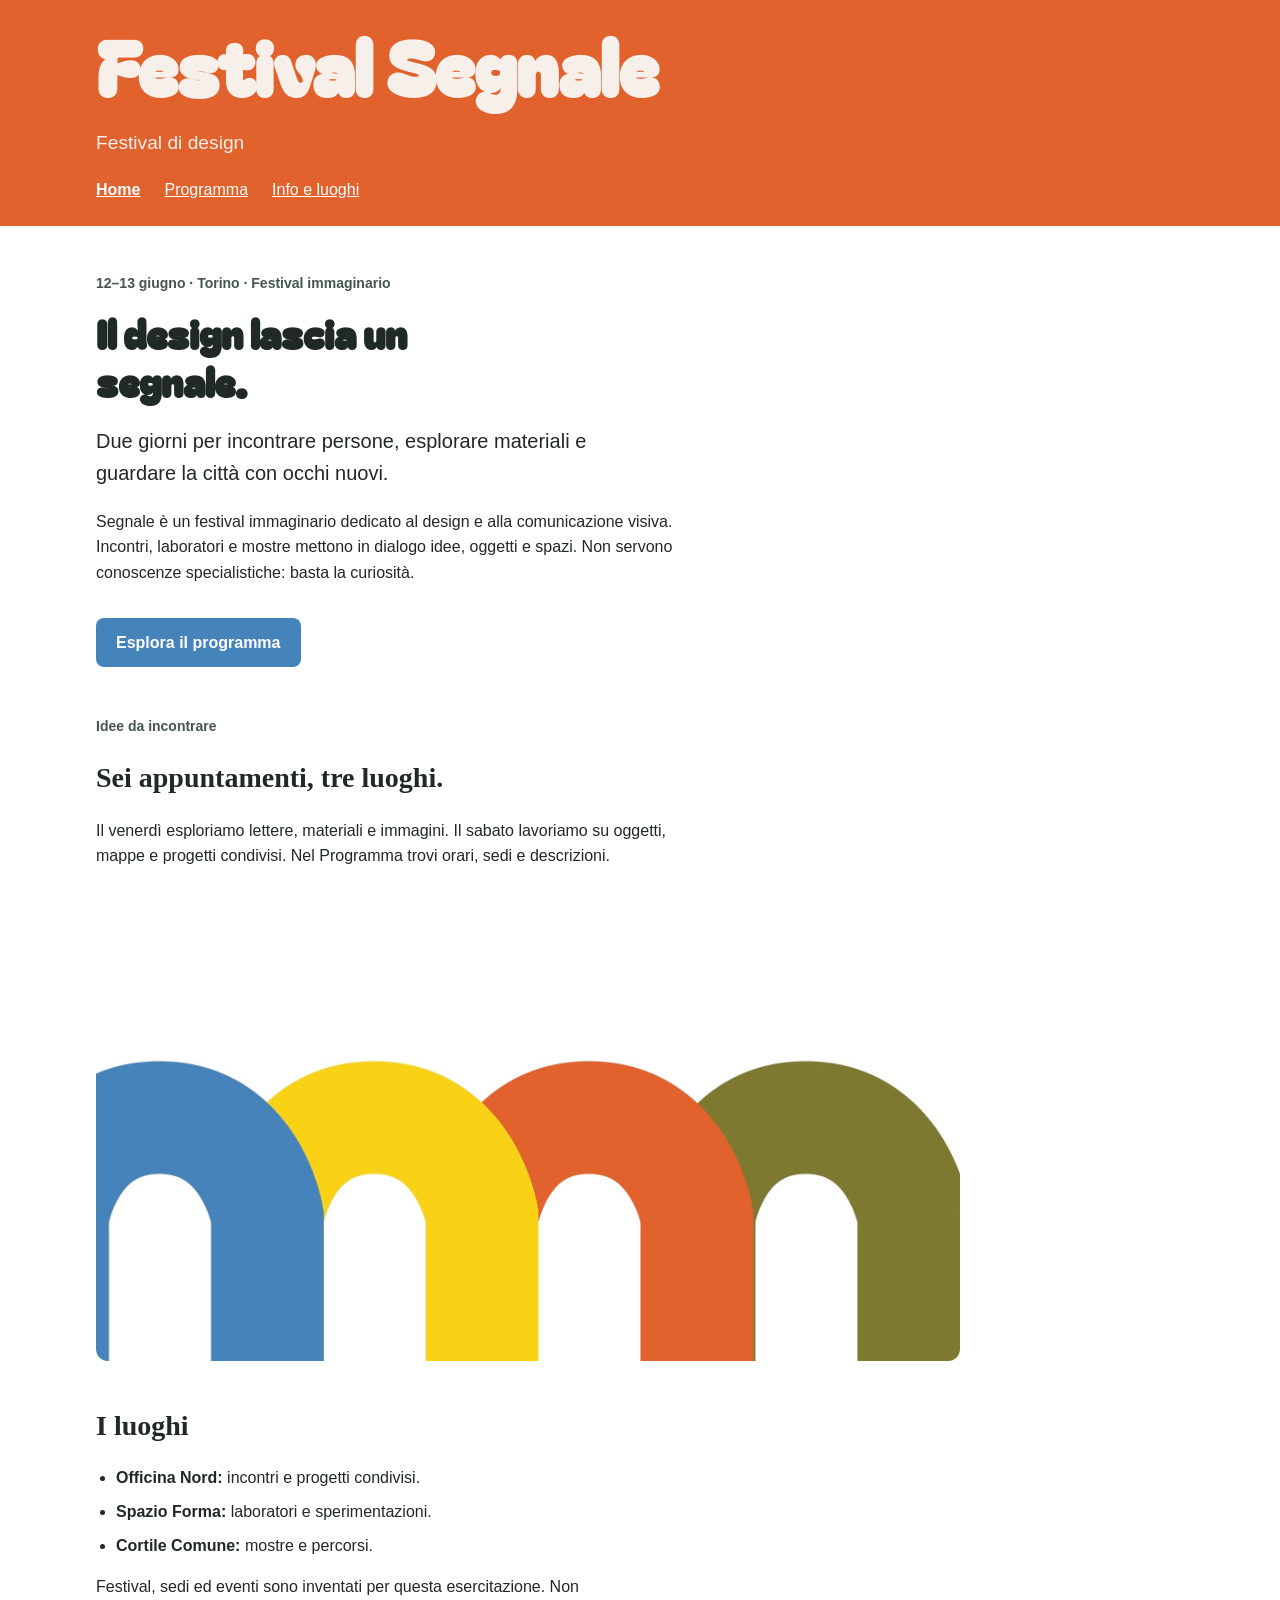
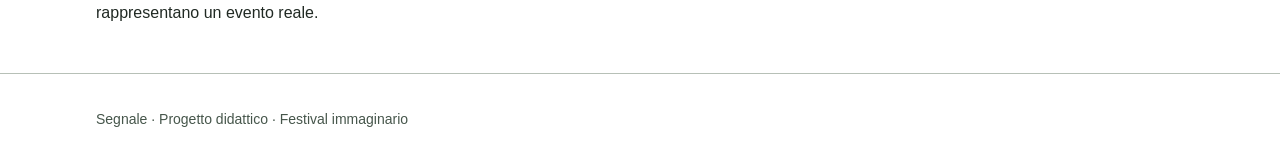
<file: index.html>
<!doctype html>
<html lang="it">
<head>
  <meta charset="utf-8">
  <meta name="viewport" content="width=device-width, initial-scale=1">
  <title>Festival Segnale </title>
  <link rel="stylesheet" href="style.css">
  <link rel="preconnect" href="https://fonts.googleapis.com">
<link rel="preconnect" href="https://fonts.gstatic.com" crossorigin>
<link href="https://fonts.googleapis.com/css2?family=Bagel+Fat+One&display=swap" rel="stylesheet">
</head>
<body>
  <a class="skip-link" href="#contenuto">Vai al contenuto</a>
  <header class="site-header">
    <div class="container">
     <a class="brand" href="index.html">
  Festival Segnale<span>Festival di design
  </span>
</a>
<nav aria-label="Navigazione principale">
  <a href="index.html" aria-current="page">Home</a>
  <a href="programma.html">Programma</a>
  <a href="info.html">Info e luoghi</a>
</nav>


    </div>
  </header>

  <main id="contenuto" class="container">
    <section class="intro" aria-labelledby="titolo-home">
      <p class="eyebrow">12–13 giugno · Torino · Festival immaginario</p>
      <h1 id="titolo-home">Il design lascia un segnale.</h1>
      <p class="lead">Due giorni per incontrare persone, esplorare materiali e guardare la città con occhi nuovi.</p>
      <p class="reading-text">Segnale è un festival immaginario dedicato al design e alla comunicazione visiva. Incontri, laboratori e mostre mettono in dialogo idee, oggetti e spazi. Non servono conoscenze specialistiche: basta la curiosità.</p>
      <a class="button-link" href="programma.html">Esplora il programma</a>
    </section>

    <section class="content-section" aria-labelledby="titolo-festival">
      <p class="eyebrow">Idee da incontrare</p>
      <h2 id="titolo-festival">Sei appuntamenti, tre luoghi.</h2>
      <p class="reading-text">Il venerdì esploriamo lettere, materiali e immagini. Il sabato lavoriamo su oggetti, mappe e progetti condivisi. Nel Programma trovi orari, sedi e descrizioni.</p>
     <img
  class="festival-image"
  src="assets/archi-torino-copertina.jpg"
  alt="Archi colorati di Torino"
  width="1200"
  height="600"
>
 </section>

    <section class="content-section" aria-labelledby="titolo-luoghi">
      <h2 id="titolo-luoghi">I luoghi</h2>
      <ul class="venues">
        <li><strong>Officina Nord:</strong> incontri e progetti condivisi.</li>
        <li><strong>Spazio Forma:</strong> laboratori e sperimentazioni.</li>
        <li><strong>Cortile Comune:</strong> mostre e percorsi.</li>
      </ul>
      <p class="reading-text">Festival, sedi ed eventi sono inventati per questa esercitazione. Non rappresentano un evento reale.</p>
    </section>
  </main>

  <footer class="site-footer"><div class="container"><p>Segnale · Progetto didattico · Festival immaginario</p></div></footer>
</body>
</html>
</file>
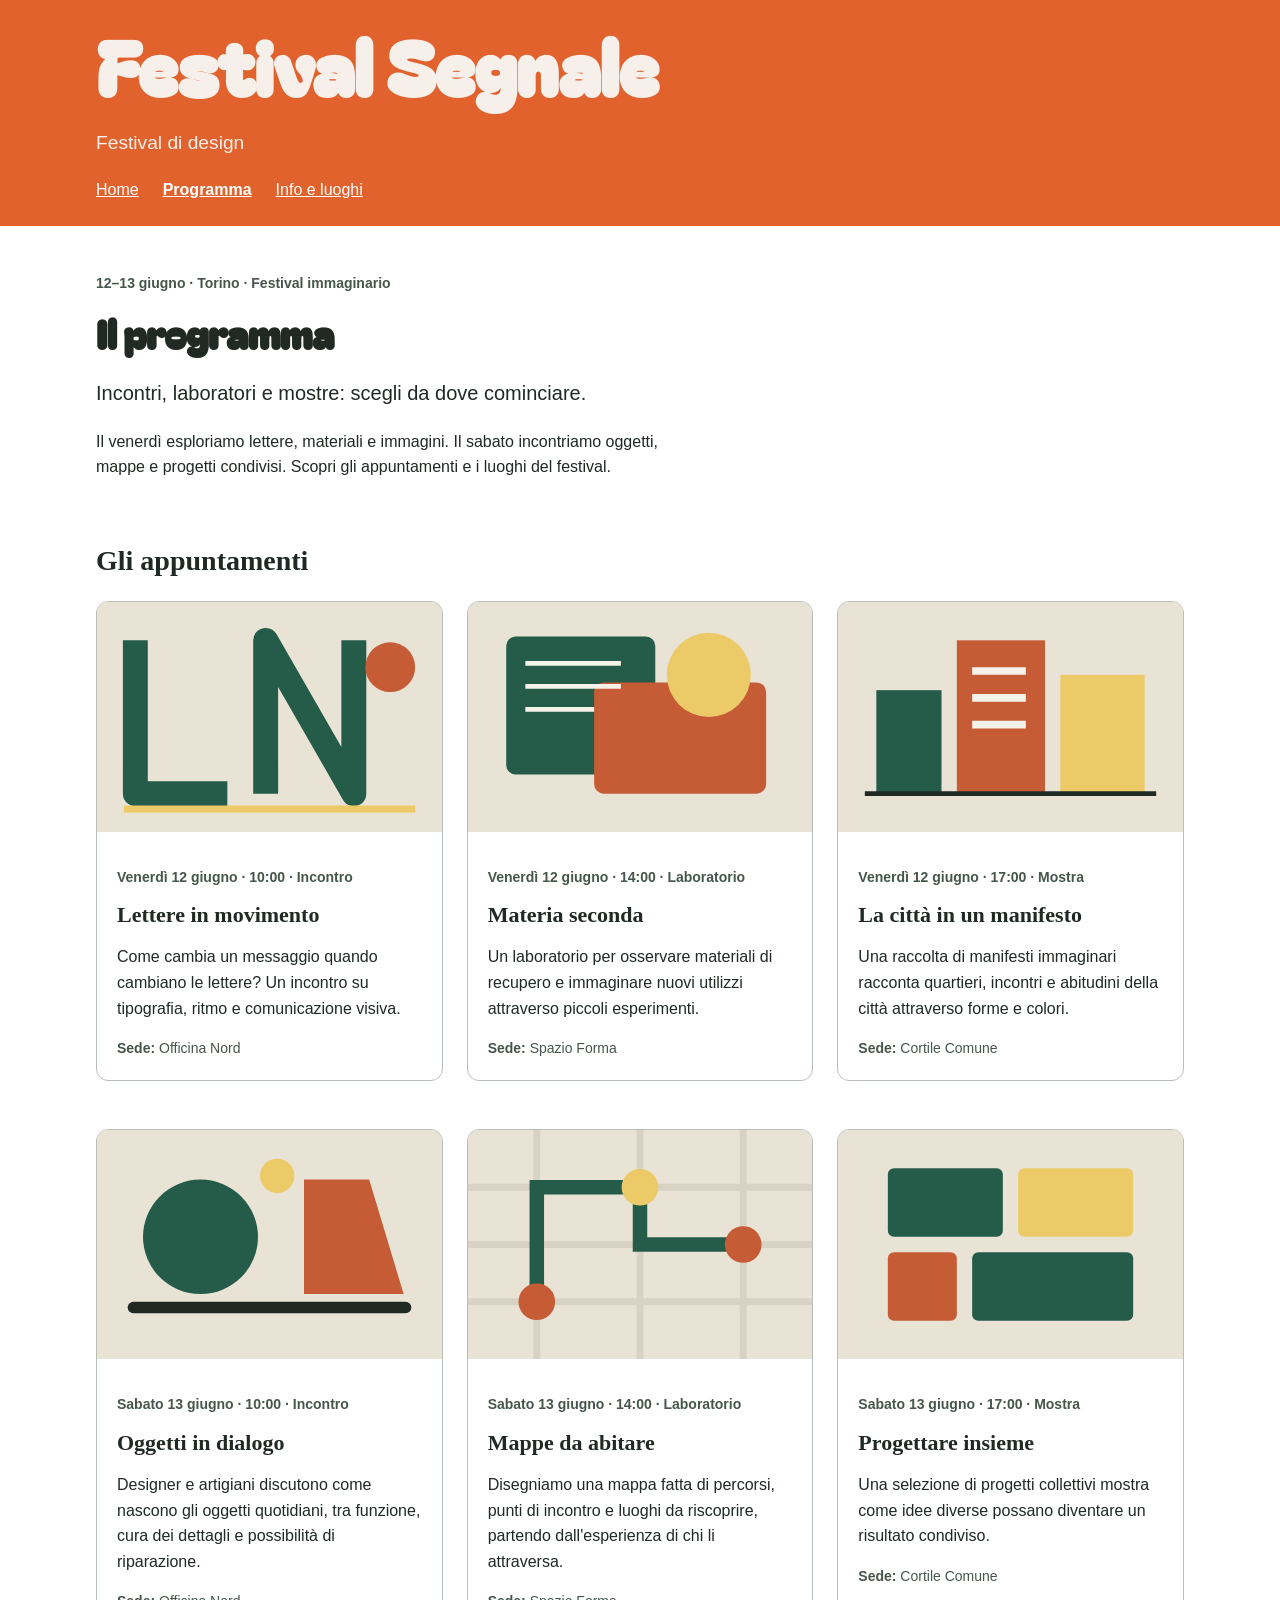
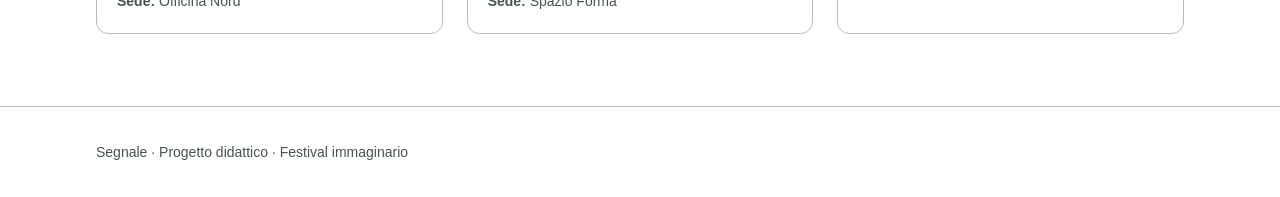
<file: programma.html>
<!doctype html>
<html lang="it">
<head>
  <meta charset="utf-8">
  <meta name="viewport" content="width=device-width, initial-scale=1">
  <title>Programma — Segnale</title>
  <link rel="preconnect" href="https://fonts.googleapis.com">
<link rel="preconnect" href="https://fonts.gstatic.com" crossorigin>
<link href="https://fonts.googleapis.com/css2?family=Bagel+Fat+One&display=swap" rel="stylesheet">

  <link rel="stylesheet" href="style.css">
  
</head>
<body>
  <a class="skip-link" href="#contenuto">Vai al contenuto</a>
  <header class="site-header">
    <div class="container">
      <a class="brand" href="index.html">Festival Segnale<span>Festival di design</span></a>
      <nav aria-label="Navigazione principale">
  <a href="index.html">Home</a>
  <a href="programma.html" aria-current="page">Programma</a>
  <a href="info.html">Info e luoghi</a>
</nav>

    </div>
  </header>

  <main id="contenuto" class="container">
    <section class="intro" aria-labelledby="titolo-programma">
      <p class="eyebrow">12–13 giugno · Torino · Festival immaginario</p>
      <h1 id="titolo-programma">Il programma</h1>
      <p class="lead">Incontri, laboratori e mostre: scegli da dove cominciare.</p>
      <p class="reading-text">Il venerdì esploriamo lettere, materiali e immagini. Il sabato incontriamo oggetti, mappe e progetti condivisi. Scopri gli appuntamenti e i luoghi del festival.</p>
    </section>

    <section class="content-section" aria-labelledby="titolo-eventi">
      <h2 id="titolo-eventi">Gli appuntamenti</h2>
      <div class="event-grid">
        <article class="event-card">
          <img src="assets/lettere-in-movimento.svg" alt="Lettere geometriche disposte su una griglia" width="900" height="600">
          <div class="event-body">
            <p class="event-meta">Venerdì 12 giugno · 10:00 · Incontro</p>
            <h3>Lettere in movimento</h3>
            <p>Come cambia un messaggio quando cambiano le lettere? Un incontro su tipografia, ritmo e comunicazione visiva.</p>
            <p class="event-place"><strong>Sede:</strong> Officina Nord</p>
          </div>
        </article>
        <article class="event-card">
          <img src="assets/materia-seconda.svg" alt="Forme sovrapposte che richiamano campioni di materiali" width="900" height="600">
          <div class="event-body">
            <p class="event-meta">Venerdì 12 giugno · 14:00 · Laboratorio</p>
            <h3>Materia seconda</h3>
            <p>Un laboratorio per osservare materiali di recupero e immaginare nuovi utilizzi attraverso piccoli esperimenti.</p>
            <p class="event-place"><strong>Sede:</strong> Spazio Forma</p>
          </div>
        </article>
        <article class="event-card">
  <img src="assets/citta-manifesto.svg" alt="Rettangoli colorati compongono una città astratta." width="900" height="600">
  <div class="event-body">
    <p class="event-meta">Venerdì 12 giugno · 17:00 · Mostra</p>
    <h3>La città in un manifesto</h3>
    <p>Una raccolta di manifesti immaginari racconta quartieri, incontri e abitudini della città attraverso forme e colori.</p>
    <p class="event-place"><strong>Sede:</strong> Cortile Comune</p>
  </div>
</article>

<article class="event-card">
  <img src="assets/oggetti-dialogo.svg" alt="Due forme geometriche si fronteggiano sopra una linea comune." width="900" height="600">
  <div class="event-body">
    <p class="event-meta">Sabato 13 giugno · 10:00 · Incontro</p>
    <h3>Oggetti in dialogo</h3>
    <p>Designer e artigiani discutono come nascono gli oggetti quotidiani, tra funzione, cura dei dettagli e possibilità di riparazione.</p>
    <p class="event-place"><strong>Sede:</strong> Officina Nord</p>
  </div>
</article>

<article class="event-card">
  <img src="assets/mappe-abitare.svg" alt="Un percorso collega tre punti su una mappa geometrica." width="900" height="600">
  <div class="event-body">
    <p class="event-meta">Sabato 13 giugno · 14:00 · Laboratorio</p>
    <h3>Mappe da abitare</h3>
    <p>Disegniamo una mappa fatta di percorsi, punti di incontro e luoghi da riscoprire, partendo dall'esperienza di chi li attraversa.</p>
    <p class="event-place"><strong>Sede:</strong> Spazio Forma</p>
  </div>
</article>

<article class="event-card">
  <img src="assets/progettare-insieme.svg" alt="Moduli di colori diversi si incastrano in una composizione comune." width="900" height="600">
  <div class="event-body">
    <p class="event-meta">Sabato 13 giugno · 17:00 · Mostra</p>
    <h3>Progettare insieme</h3>
    <p>Una selezione di progetti collettivi mostra come idee diverse possano diventare un risultato condiviso.</p>
    <p class="event-place"><strong>Sede:</strong> Cortile Comune</p>
  </div>
</article>

      </div>
    </section>
  </main>

  <footer class="site-footer"><div class="container"><p>Segnale · Progetto didattico · Festival immaginario</p></div></footer>
</body>
</html>
</file>
<file: style.css>
/* Stile iniziale: tipografia, colori e variabili CSS sono già predisposti.
   Lavoreremo su collegamenti, CSS condiviso e disposizione delle schede. */

/* Scelte comuni: ogni regola usa var() per richiamarne il valore. */
:root {
  --colore-primario: #4583BB;
--colore-primario-scuro: #23465c;
  --colore-sfondo: #ffffff;
  --colore-testo: #202923;
  --font-testo: "Trebuchet MS", Arial, sans-serif;
--font-titoli: "Palatino Linotype", "Book Antiqua", Palatino, serif;
h1 {
  font-family: "Bagel Fat One", sans-serif;
}

}

* {
  box-sizing: border-box;
}

body {
  margin: 0;
  background: var(--colore-sfondo);
  color: var(--colore-testo);
  font-family: var(--font-testo);
  font-size: 1rem;
  line-height: 1.6;
}

a {
  color: var(--colore-primario);
}

a:hover {
  text-decoration-thickness: 3px;
}

a:focus-visible {
  outline: 3px solid var(--colore-testo);
  outline-offset: 4px;
}

.container {
  width: 92%;
  max-width: 68rem;
  margin: 0 auto;
}

.site-header {
  position: sticky;
  top: 0;
  z-index: 1000;
  background: #E2622E;
  padding: 1.25rem 0;
  border-bottom: 0px solid var(--colore-testo);
}

.brand {
  display: inline-block;
  color: var(--colore-testo);
  font-size: 4.75rem;
  font-weight: bold;
  line-height: 1.2;
  text-decoration: none;
}

.brand span {
  display: block;
  margin-top: 1.25rem;
  font-size: 1.2rem;
  font-weight: normal;
}

nav {
  display: flex;
  flex-direction: column;
  gap: 0.25rem;
  margin-top: 1rem;
}

nav a {
  display: block;
  padding: 0.5rem 0;
  color: #ffffff
}

nav a[aria-current="page"] {
  font-weight: bold;
}

.intro {
  padding: 2rem 0 1rem;
}

.eyebrow,
.event-meta {
  color: #46564b;
  font-size: 0.875rem;
  font-weight: bold;
}

h1,
h2,
h3 {
  font-family: var(--font-titoli);
  line-height: 1.2;
}

h1 {
  max-width: 18ch;
  margin: 0.75rem 0 1.25rem;
  font-size: 2.5rem;
}

h2 {
  font-size: 1.75rem;
}

h3 {
  margin: 0.5rem 0 0.75rem;
  font-size: 1.375rem;
}

.lead {
  max-width: 48ch;
  font-size: 1.25rem;
}

.reading-text {
  max-width: 65ch;
}

.button-link {
  display: inline-block;
  margin-top: 1rem;
  padding: 0.75rem 1.25rem;
  border-radius: 0.5rem;
  background: var(--colore-primario);
  color: #ffffff;
  font-weight: bold;
  text-decoration: none;
}

.button-link:hover {
  background: var(--colore-primario-scuro);
  color: #ffffff;
}

.content-section {
  margin: 2rem 0 3rem;
}

.festival-image {
  display: block;
  width: 100%;
  max-width: 54rem;
  height: auto;
  margin-top: 1.5rem;
  border-radius: 0.75rem;
}

.venues {
  padding-left: 1.25rem;
}

.venues li {
  margin-bottom: 0.5rem;
}

/* Qui inseriremo la regola .event-grid durante la demo. */

.event-card {
  margin-bottom: 1.5rem;
  overflow: hidden;
  border: 1px solid #b7c0b7;
  border-radius: 0.75rem;
  background: #ffffff;
}
.event-grid {
  display: grid;
  grid-template-columns: minmax(0, 1fr);
  gap: 1.5rem;
}

@media (min-width: 600px) {
  .event-grid {
    grid-template-columns: repeat(2, minmax(0, 1fr));
  }
}

@media (min-width: 1024px) {
  .event-grid {
    grid-template-columns: repeat(3, minmax(0, 1fr));
  }
}

.event-card img {
  display: block;
  width: 100%;
  height: auto;
}

.event-body {
  min-width: 0;
  padding: 1.25rem;
  overflow-wrap: anywhere;
}

.event-body p:last-child {
  margin-bottom: 0;
}

.event-place {
  color: #46564b;
  font-size: 0.875rem;
}

.site-footer {
  padding: 1.25rem 0;
  border-top: 1px solid #b7c0b7;
  color: #46564b;
  font-size: 0.875rem;
}

.skip-link {
  position: absolute;
  top: -6rem;
  left: 1rem;
  padding: 0.75rem 1rem;
  background: #ffffff;
  color: var(--colore-testo);
}

.skip-link:focus {
  top: 1rem;
}
.luoghi-swiper {
  --swiper-theme-color: var(--colore-primario);
  max-width: 54rem;
  margin-top: 1.5rem;
  border-radius: 0.75rem;
  background: #ffffff;
  border: 1px solid #b7c0b7;
}

.luoghi-swiper .swiper-slide {
  margin: 0;
}

.luoghi-swiper img {
  display: block;
  width: 100%;
  height: auto;
}

.luoghi-swiper figcaption {
  padding: 1rem 1.25rem 1.5rem;
}

.luoghi-swiper figcaption span {
  display: block;
}
.mappa-umap {
  display: block;
  width: 100%;
  max-width: 100%;
  height: 24rem;
  border: 1px solid #b7c0b7;
  border-radius: 0.75rem;
}

.sedi-elenco {
  max-width: 54rem;
  padding-left: 0;
  list-style: none;
}

.sedi-elenco li {
  margin-bottom: 1.25rem;
}

.sedi-elenco address {
  font-style: normal;
}

.luoghi-swiper button:focus-visible {
  outline: 3px solid var(--colore-testo);
  outline-offset: 4px;
}
.brand {
  font-family: "Bagel Fat One", cursive;
  color: #F7EFE9;
}

.brand span {
  display: block;
  font-family: var(--font-testo);
  font-weight: normal;
  letter-spacing: normal;
  text-transform: none;
}


nav {
  display: flex;
  flex-direction: column;
  gap: 0.25rem;
  margin-top: 1rem;
}

nav a {
  display: block;
  padding: 0.5rem 0;
}

@media (min-width: 600px) {
  nav {
    flex-direction: row;
    gap: 1.5rem;
  }

  nav a {
    display: inline-block;
    padding: 0.25rem 0;
  }
}
</file>
